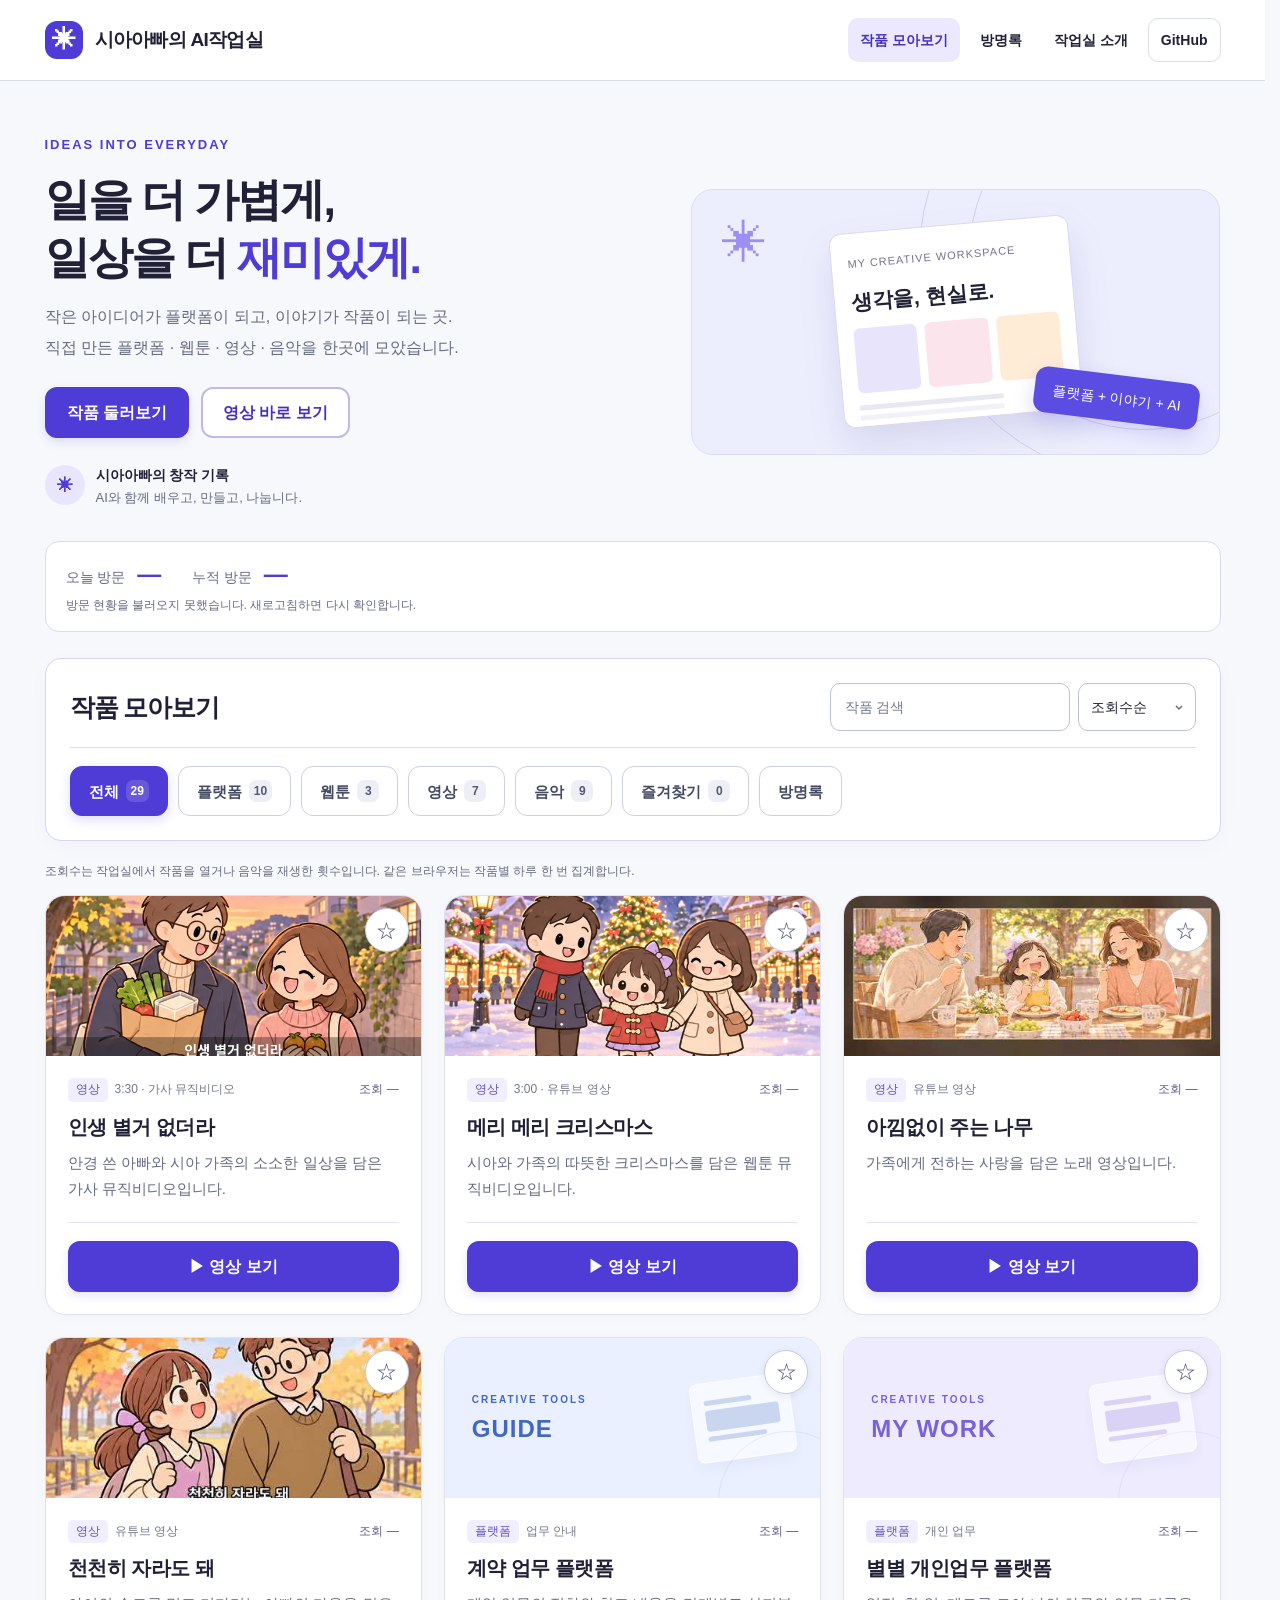
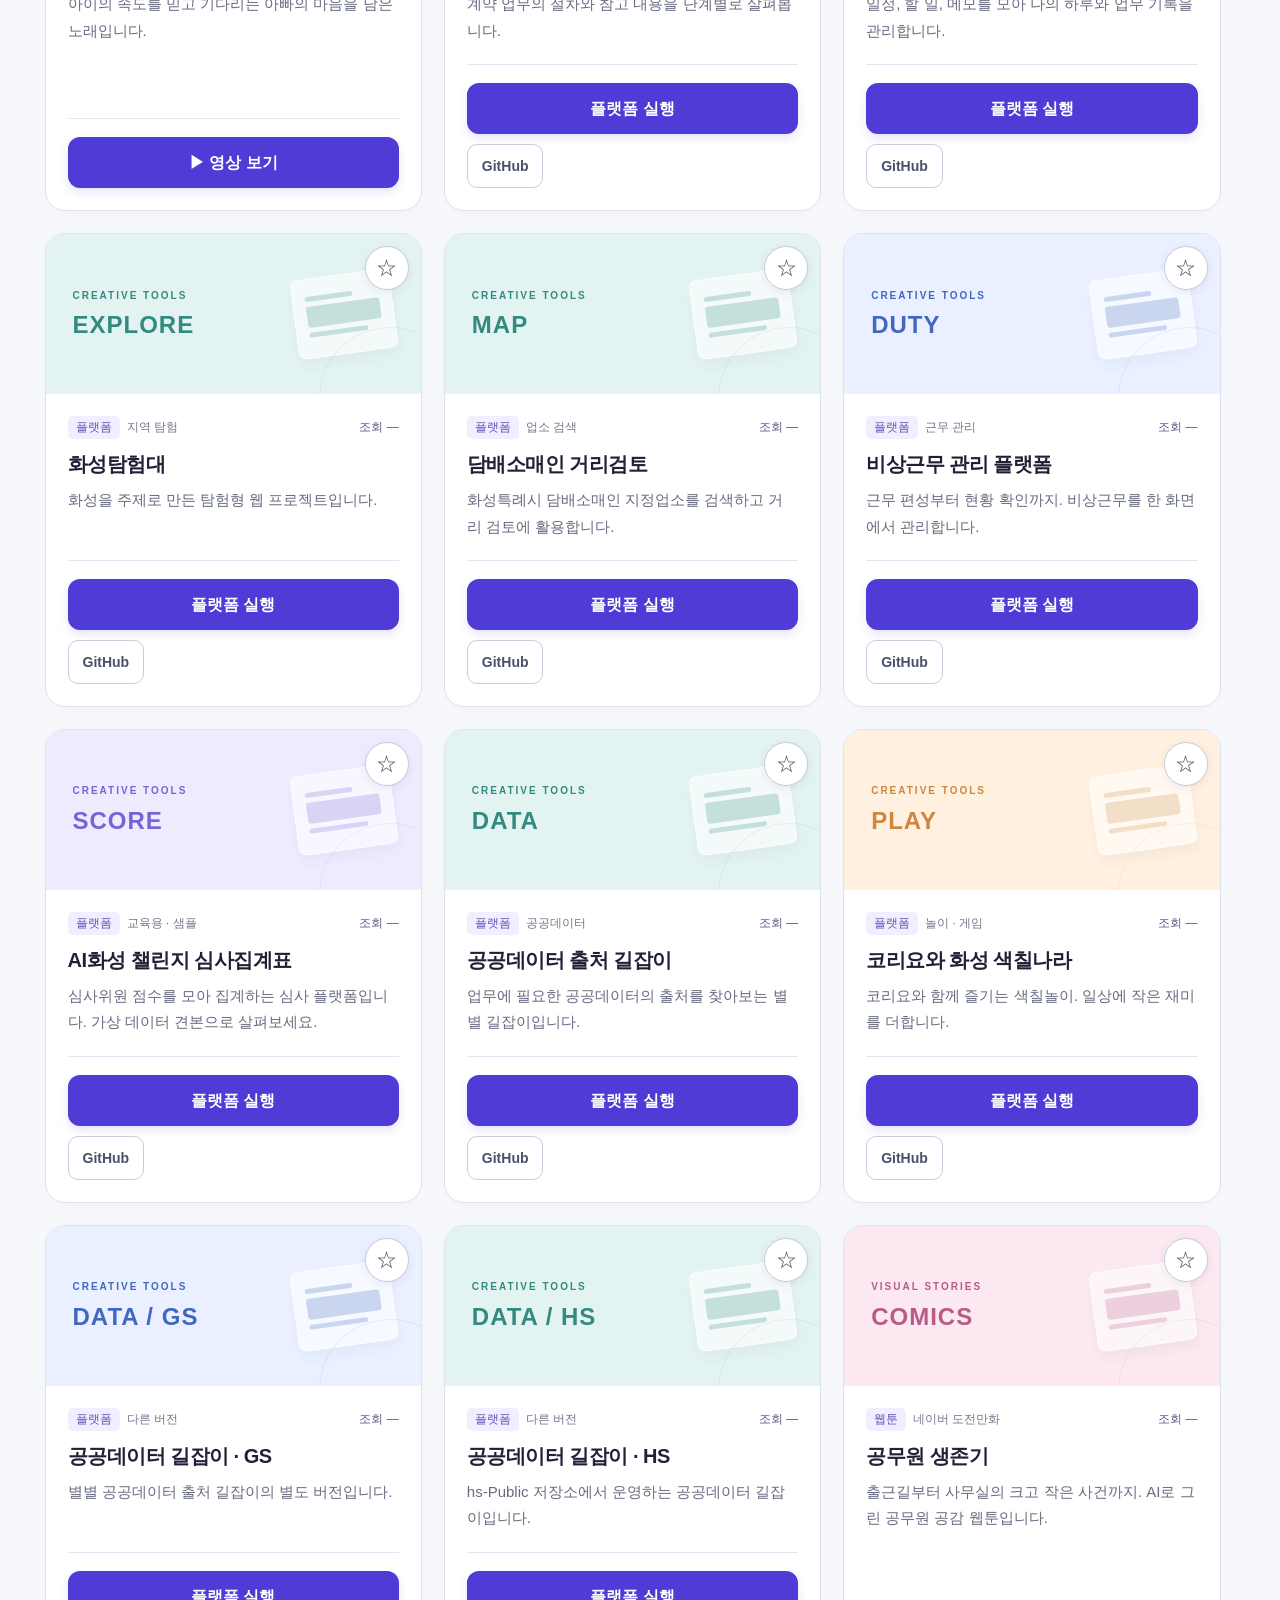
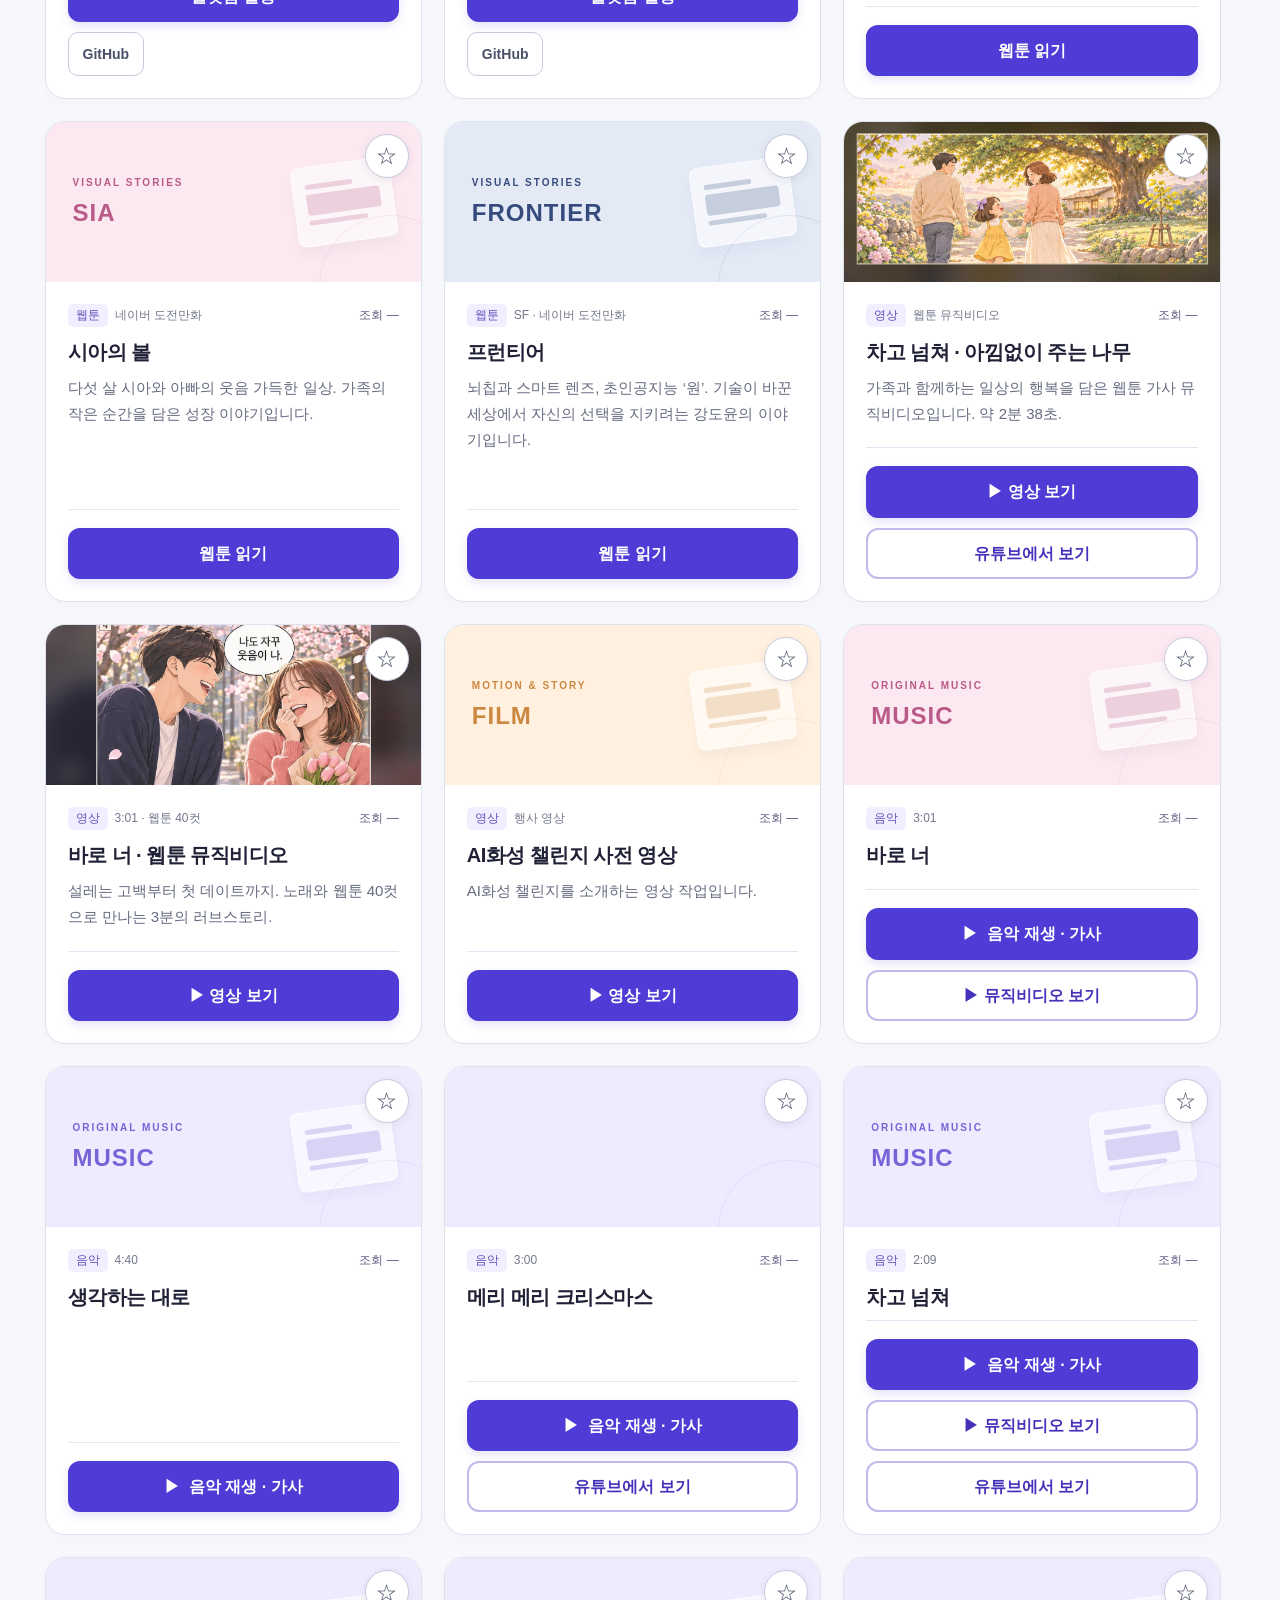
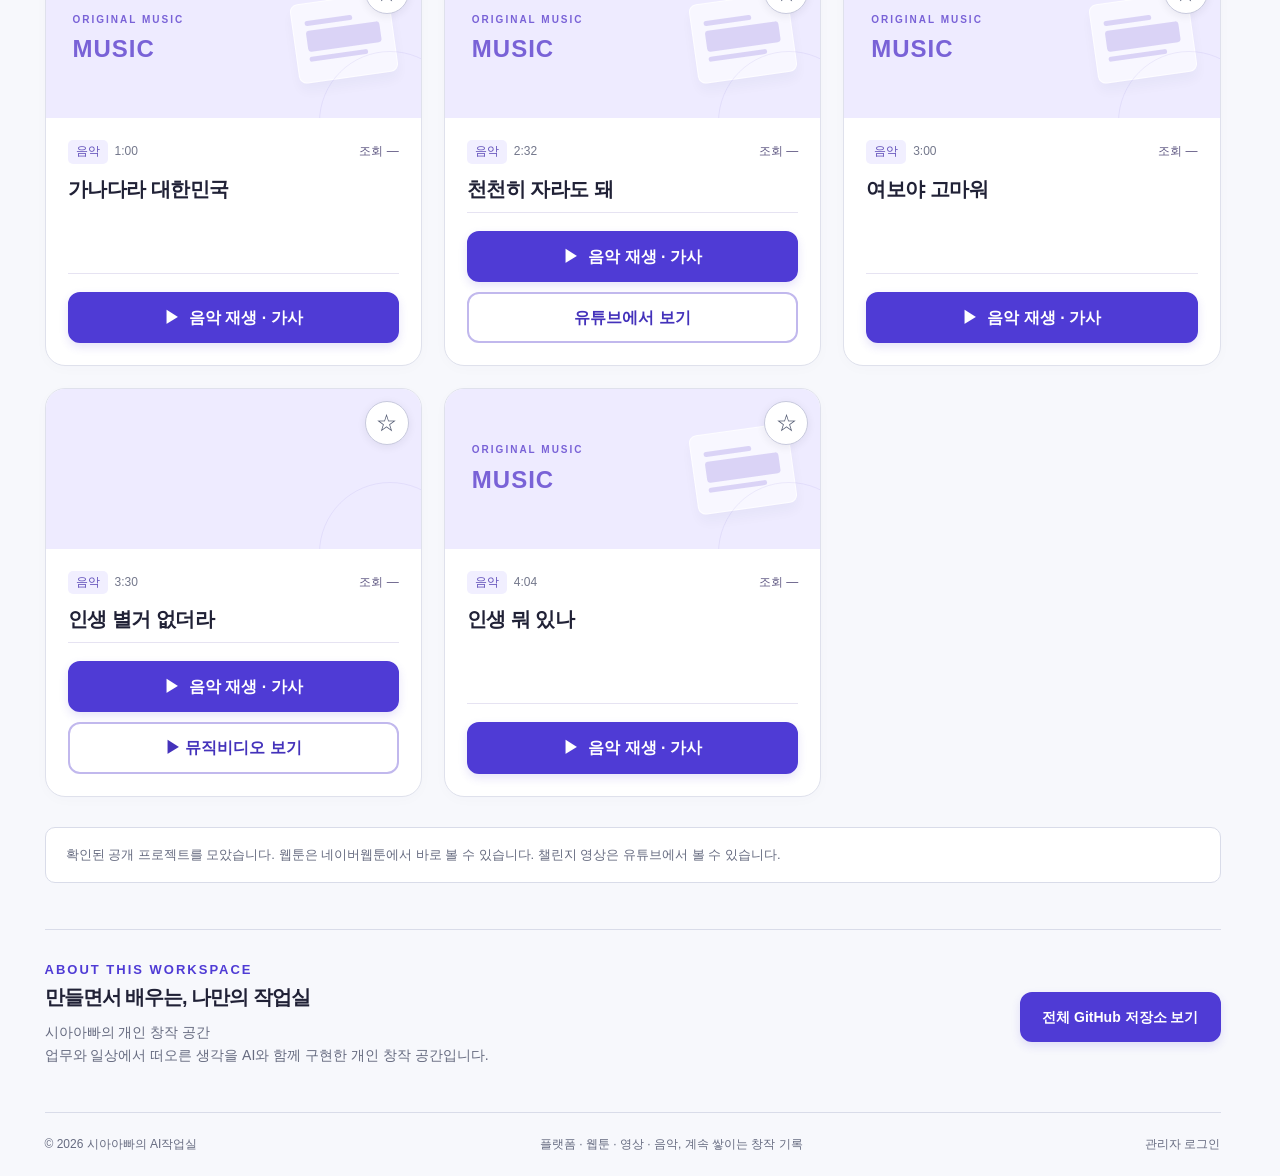
<file: index.html>
<!doctype html>
<html lang="ko"><head><meta charset="utf-8"><meta http-equiv="Content-Security-Policy" content="default-src 'none'; script-src 'self'; style-src 'self'; connect-src https://sbnjodqxvwgqgdnzcziz.supabase.co; img-src 'self' data:; media-src 'self'; base-uri 'none'; form-action 'none'; object-src 'none'; upgrade-insecure-requests"><meta name="referrer" content="no-referrer"><meta name="viewport" content="width=device-width,initial-scale=1"><title>시아아빠의 AI작업실</title><meta name="description" content="시아아빠가 만든 플랫폼, 웹툰, 영상. 일과 일상에서 시작한 아이디어를 한곳에서 만나보세요."><meta name="theme-color" content="#5b4ce2"><link rel="stylesheet" href="assets/app/site.css?v=buttons-20261128"><script defer src="assets/app/site.js?v=life-lyrics-20261128"></script></head><body><a class="skip" href="#collection">작품 목록으로 건너뛰기</a>
<header><div class="wrap bar"><a class="brand" href="#top"><span class="logo" aria-hidden="true">✳</span>시아아빠의 AI작업실</a><nav class="nav" aria-label="주 메뉴"><a href="#collection">작품 모아보기</a><a href="#guestbook">방명록</a><a class="nav-about" href="#about">작업실 소개</a><a class="github" href="https://github.com/tkooya-09" target="_blank" rel="noopener noreferrer">GitHub</a></nav></div></header>
<main id="top" class="wrap"><section class="hero" aria-labelledby="hero-title"><div><div class="eyebrow">IDEAS INTO EVERYDAY</div><h1 id="hero-title">일을 더 가볍게,<br>일상을 더 <em>재미있게.</em></h1><p class="intro">작은 아이디어가 플랫폼이 되고, 이야기가 작품이 되는 곳.<br>직접 만든 플랫폼 · 웹툰 · 영상 · 음악을 한곳에 모았습니다.</p><div class="hero-actions"><a class="action" href="#collection">작품 둘러보기</a><a class="action action-secondary" href="#video">영상 바로 보기</a></div><div class="owner"><span class="avatar" aria-hidden="true">✳</span><div><strong>시아아빠의 창작 기록</strong><small>AI와 함께 배우고, 만들고, 나눕니다.</small></div></div></div><div class="hero-art" aria-hidden="true"><span class="orbit"></span><span class="orbit second"></span><span class="art-star">✳</span><div class="art-window"><small>MY CREATIVE WORKSPACE</small><div class="art-title">생각을, 현실로.</div><div class="art-blocks"><i></i><i></i><i></i></div><div class="art-lines"></div></div><div class="art-badge">플랫폼 + 이야기 + AI</div></div></section>
<section class="visitor-summary" aria-label="방문 현황"><div class="visitor-numbers"><span>오늘 방문 <strong id="visit-today">—</strong></span><span>누적 방문 <strong id="visit-total">—</strong></span></div><p id="visit-summary-note">방문 현황을 불러오는 중입니다.</p></section>
<section id="collection" aria-labelledby="collection-title"><div class="catalog-panel"><div class="catalog-head"><h2 id="collection-title">작품 모아보기</h2><p id="guest-intro" hidden>작품에 대한 생각을 편하게 남겨 주세요.</p><div class="inputs" id="catalog-inputs"><label class="sr" for="search">작품 검색</label><input id="search" class="search" type="search" placeholder="작품 검색"><label class="sr" for="sort">정렬 방식</label><select id="sort"><option value="popular">조회수순</option><option value="curated">기본순</option><option value="title">이름순</option><option value="linked">바로 열기순</option></select></div></div><div class="tabs" role="group" aria-label="작품 분류 및 방명록"><button class="tab on" data-type="all" aria-pressed="true">전체</button><button class="tab" data-type="platform" aria-pressed="false">플랫폼</button><button class="tab" data-type="webtoon" aria-pressed="false">웹툰</button><button class="tab" data-type="video" aria-pressed="false">영상</button><button class="tab" data-type="music" aria-pressed="false">음악</button><button class="tab" data-type="favorites" aria-pressed="false">즐겨찾기</button><button class="tab" data-type="guestbook" aria-pressed="false" aria-controls="guestbook">방명록</button></div></div><div id="catalog-content"><p class="ranking-note">조회수는 작업실에서 작품을 열거나 음악을 재생한 횟수입니다. 같은 브라우저는 작품별 하루 한 번 집계합니다.</p><div id="results" class="catalog-status" role="status" aria-live="polite"></div><section id="song-player" hidden aria-label="음악 재생기"><strong id="song-title"></strong><audio id="audio" controls preload="none"></audio><details id="lyrics-panel"><summary>가사</summary><div id="song-lyrics"></div></details></section><div id="grid" class="grid"></div><noscript><p>작품 검색과 목록 표시를 위해 JavaScript를 켜주세요. <a href="https://github.com/tkooya-09?tab=repositories">GitHub에서 작품 저장소 보기</a></p></noscript><div class="collection-note"><span id="sync">확인된 공개 프로젝트를 모았습니다.</span> 웹툰은 네이버웹툰에서 바로 볼 수 있습니다. 챌린지 영상은 유튜브에서 볼 수 있습니다.</div></div>
<section id="guestbook" hidden aria-labelledby="guest-heading">
<div class="guest-header"><h2 id="guest-heading">방명록</h2><div id="visit-count" title="한국 시간 기준, 같은 브라우저는 하루 한 번 집계">오늘 방문 — · 누적 방문 —</div></div>
<form id="guest-form"><label>닉네임<input name="nickname" maxlength="16" required placeholder="닉네임"></label><label>한마디<input name="message" maxlength="160" required placeholder="공개할 한마디를 남겨 주세요 (160자 이내)"></label><button type="submit">글 남기기</button></form>
<p role="status" id="guest-status"></p><ul id="guest-list"></ul></section></section>
<section id="about" class="about"><div><div class="eyebrow">ABOUT THIS WORKSPACE</div><h2>만들면서 배우는, 나만의 작업실</h2><p>시아아빠의 개인 창작 공간<br>업무와 일상에서 떠오른 생각을 AI와 함께 구현한 개인 창작 공간입니다.</p></div><a class="action" href="https://github.com/tkooya-09?tab=repositories" target="_blank" rel="noopener noreferrer">전체 GitHub 저장소 보기</a></section><footer class="footer"><span>© 2026 시아아빠의 AI작업실</span><span>플랫폼 · 웹툰 · 영상 · 음악, 계속 쌓이는 창작 기록</span><a href="admin.html">관리자 로그인</a></footer></main><div id="notice" role="status"></div>
</body></html>
</file>
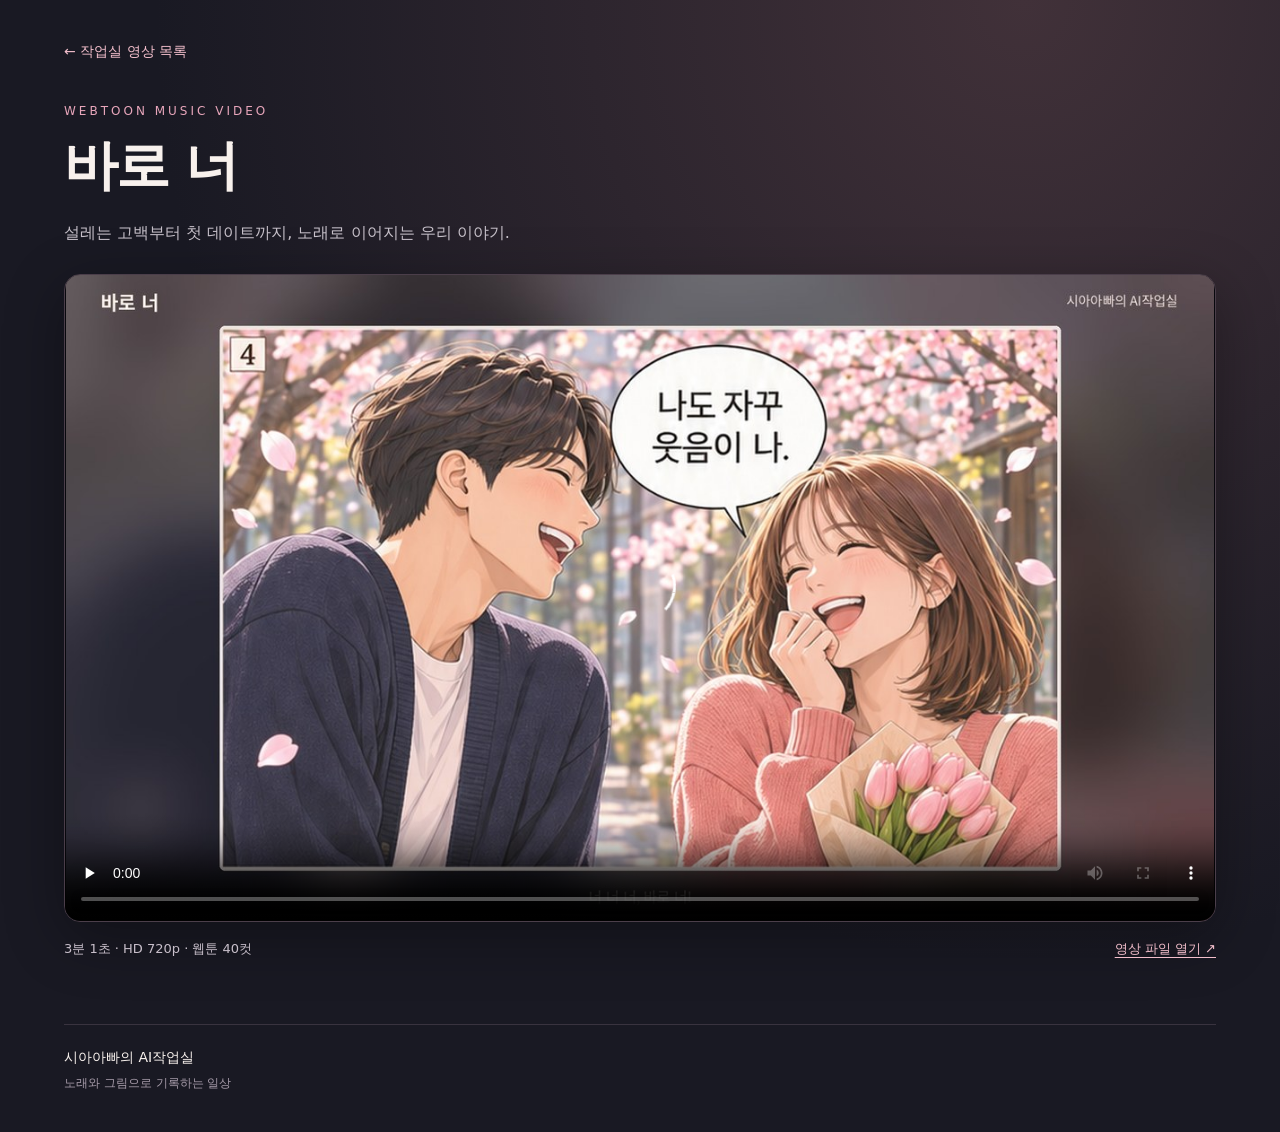
<file: videos/just-you/index.html>
<!doctype html>
<html lang="ko">
<head>
<meta charset="utf-8">
<meta http-equiv="Content-Security-Policy" content="default-src 'none'; script-src 'self'; style-src 'self'; img-src 'self'; media-src 'self'; base-uri 'none'; object-src 'none'; form-action 'none'; upgrade-insecure-requests">
<meta name="viewport" content="width=device-width,initial-scale=1">
<meta name="referrer" content="no-referrer">
<meta name="theme-color" content="#191923">
<title>바로 너 · 웹툰 뮤직비디오 | 시아아빠의 AI작업실</title>
<meta name="description" content="설레는 고백부터 첫 데이트까지. 바로 너 노래와 웹툰 40컷으로 만나는 3분의 러브스토리.">
<meta property="og:title" content="바로 너 · 웹툰 뮤직비디오">
<meta property="og:description" content="설레는 고백부터 첫 데이트까지, 노래와 웹툰 40컷을 함께 만나보세요.">
<meta property="og:image" content="https://tkooya-09.github.io/assets/video/just-you-poster.jpg">
<meta property="og:url" content="https://tkooya-09.github.io/videos/just-you/">
<meta property="og:type" content="video.other">
<link rel="stylesheet" href="../../assets/app/video.css">
<script defer src="../../assets/app/video.js"></script>
</head>
<body><main>
<a class="back" href="../../#video">← 작업실 영상 목록</a>
<div class="heading"><p class="eyebrow">WEBTOON MUSIC VIDEO</p><h1>바로 너</h1><p>설레는 고백부터 첫 데이트까지, 노래로 이어지는 우리 이야기.</p></div>
<div class="player"><video id="video" controls playsinline preload="none" poster="../../assets/video/just-you-poster.jpg" aria-label="바로 너 웹툰 뮤직비디오"><source src="../../assets/video/just-you-webtoon.mp4" type="video/mp4">이 브라우저에서는 영상을 재생할 수 없습니다. 아래 영상 파일 열기를 이용해 주세요.</video></div>
<p id="playback-status" role="status"></p>
<div class="details"><span>3분 1초 · HD 720p · 웹툰 40컷</span><a href="../../assets/video/just-you-webtoon.mp4">영상 파일 열기 ↗</a></div>
<footer>시아아빠의 AI작업실 <span>노래와 그림으로 기록하는 일상</span></footer>
</main></body></html>
</file>
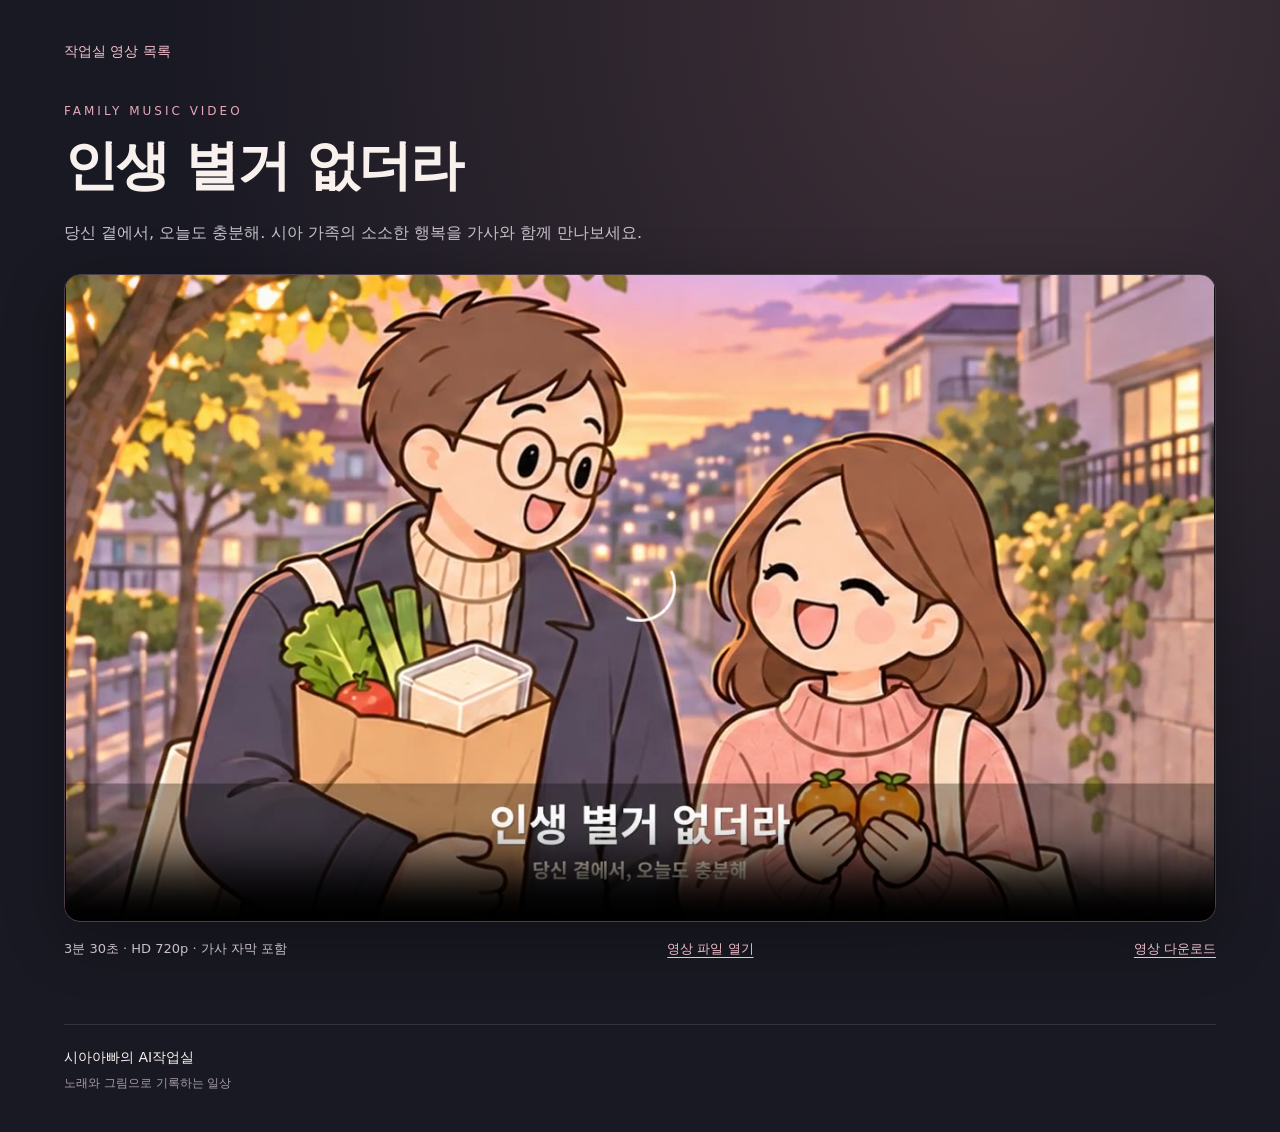
<file: videos/life/index.html>
<!doctype html>
<html lang="ko">
<head>
<meta charset="utf-8">
<meta http-equiv="Content-Security-Policy" content="default-src 'none'; script-src 'self'; style-src 'self'; img-src 'self'; media-src 'self'; base-uri 'none'; object-src 'none'; form-action 'none'; upgrade-insecure-requests">
<meta name="viewport" content="width=device-width,initial-scale=1">
<meta name="referrer" content="no-referrer">
<meta name="theme-color" content="#191923">
<title>인생 별거 없더라 · 가사 뮤직비디오 | 시아아빠의 AI작업실</title>
<meta name="description" content="안경 쓴 아빠와 시아 가족의 따뜻한 일상. 전체 노래와 가사 자막을 함께 감상하세요.">
<meta property="og:title" content="인생 별거 없더라 · 가사 뮤직비디오">
<meta property="og:description" content="당신 곁에서, 오늘도 충분해. 시아 가족의 소소한 행복을 담은 노래 영상입니다.">
<meta property="og:image" content="https://tkooya-09.github.io/assets/video/life-poster.jpg">
<meta property="og:url" content="https://tkooya-09.github.io/videos/life/">
<meta property="og:type" content="video.other">
<link rel="stylesheet" href="../../assets/app/video.css">
<script defer src="../../assets/app/video.js"></script>
</head>
<body><main>
<a class="back" href="../../#video">작업실 영상 목록</a>
<div class="heading"><p class="eyebrow">FAMILY MUSIC VIDEO</p><h1>인생 별거 없더라</h1><p>당신 곁에서, 오늘도 충분해. 시아 가족의 소소한 행복을 가사와 함께 만나보세요.</p></div>
<div class="player"><video id="video" controls playsinline preload="none" poster="../../assets/video/life-poster.jpg" aria-label="인생 별거 없더라 가사 뮤직비디오"><source src="../../assets/video/life-lyrics.mp4" type="video/mp4">이 브라우저에서는 영상을 재생할 수 없습니다. 아래 영상 파일 열기를 이용해 주세요.</video></div>
<p id="playback-status" role="status"></p>
<div class="details"><span>3분 30초 · HD 720p · 가사 자막 포함</span><a href="../../assets/video/life-lyrics.mp4">영상 파일 열기</a><a href="../../assets/video/life-lyrics.mp4" download="인생별거없더라_가사영상.mp4">영상 다운로드</a></div>
<footer>시아아빠의 AI작업실 <span>노래와 그림으로 기록하는 일상</span></footer>
</main></body></html>
</file>
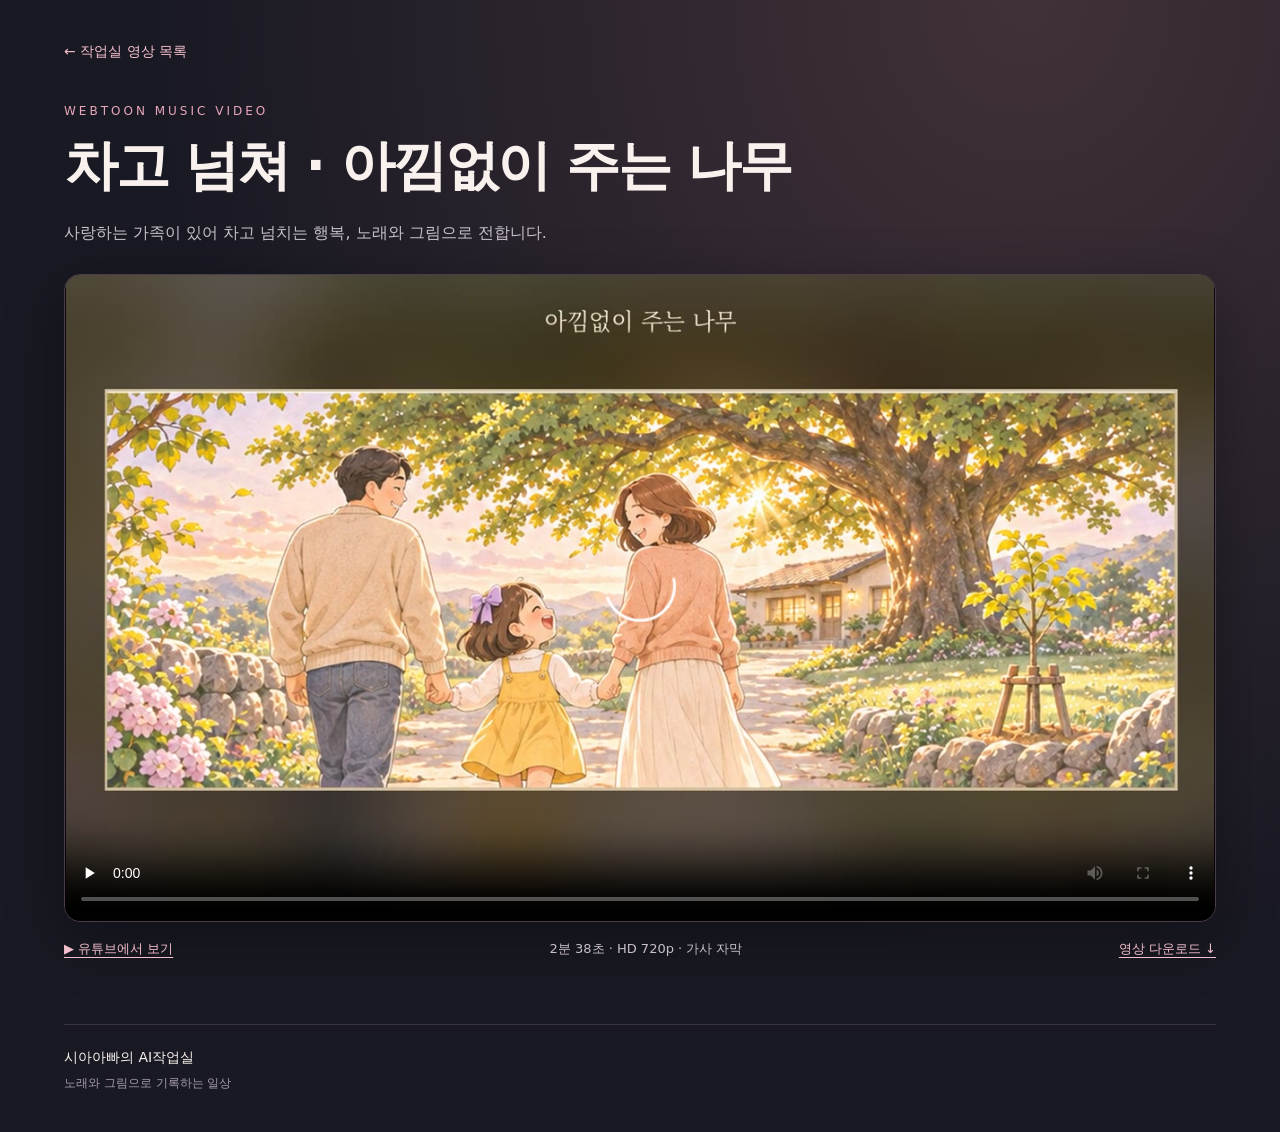
<file: videos/overflowing/index.html>
<!doctype html>
<html lang="ko">
<head>
<meta charset="utf-8">
<meta http-equiv="Content-Security-Policy" content="default-src 'none'; script-src 'self'; style-src 'self'; img-src 'self'; media-src 'self'; base-uri 'none'; object-src 'none'; form-action 'none'; upgrade-insecure-requests">
<meta name="viewport" content="width=device-width,initial-scale=1">
<meta name="referrer" content="no-referrer">
<meta name="theme-color" content="#191923">
<title>차고 넘쳐 · 아낌없이 주는 나무 · 웹툰 뮤직비디오 | 시아아빠의 AI작업실</title>
<meta name="description" content="가족과 함께하는 일상의 행복을 노래와 웹툰, 가사 자막으로 담은 뮤직비디오.">
<meta property="og:title" content="차고 넘쳐 · 아낌없이 주는 나무 · 웹툰 뮤직비디오">
<meta property="og:description" content="가족과 함께하는 일상의 행복을 노래와 웹툰으로 만나보세요.">
<meta property="og:image" content="https://tkooya-09.github.io/assets/video/overflowing-poster.jpg">
<meta property="og:url" content="https://tkooya-09.github.io/videos/overflowing/">
<meta property="og:type" content="video.other">
<link rel="stylesheet" href="../../assets/app/video.css">
<script defer src="../../assets/app/video.js"></script>
</head>
<body><main>
<a class="back" href="../../#video">← 작업실 영상 목록</a>
<div class="heading"><p class="eyebrow">WEBTOON MUSIC VIDEO</p><h1>차고 넘쳐 · 아낌없이 주는 나무</h1><p>사랑하는 가족이 있어 차고 넘치는 행복, 노래와 그림으로 전합니다.</p></div>
<div class="player"><video id="video" controls playsinline preload="none" poster="../../assets/video/overflowing-poster.jpg" aria-label="차고 넘쳐 · 아낌없이 주는 나무 웹툰 뮤직비디오"><source src="../../assets/video/overflowing-webtoon.mp4" type="video/mp4">이 브라우저에서는 영상을 재생할 수 없습니다. 아래 영상 파일 열기를 이용해 주세요.</video></div>
<p id="playback-status" role="status"></p>
<div class="details"><a href="https://www.youtube.com/watch?v=FYp2ZVP5x_U" target="_blank" rel="noopener noreferrer">▶ 유튜브에서 보기</a><span>2분 38초 · HD 720p · 가사 자막</span><a href="../../assets/video/overflowing-webtoon.mp4" download="차고넘쳐_웹툰_뮤직비디오.mp4">영상 다운로드 ↓</a></div>
<footer>시아아빠의 AI작업실 <span>노래와 그림으로 기록하는 일상</span></footer>
</main></body></html>
</file>
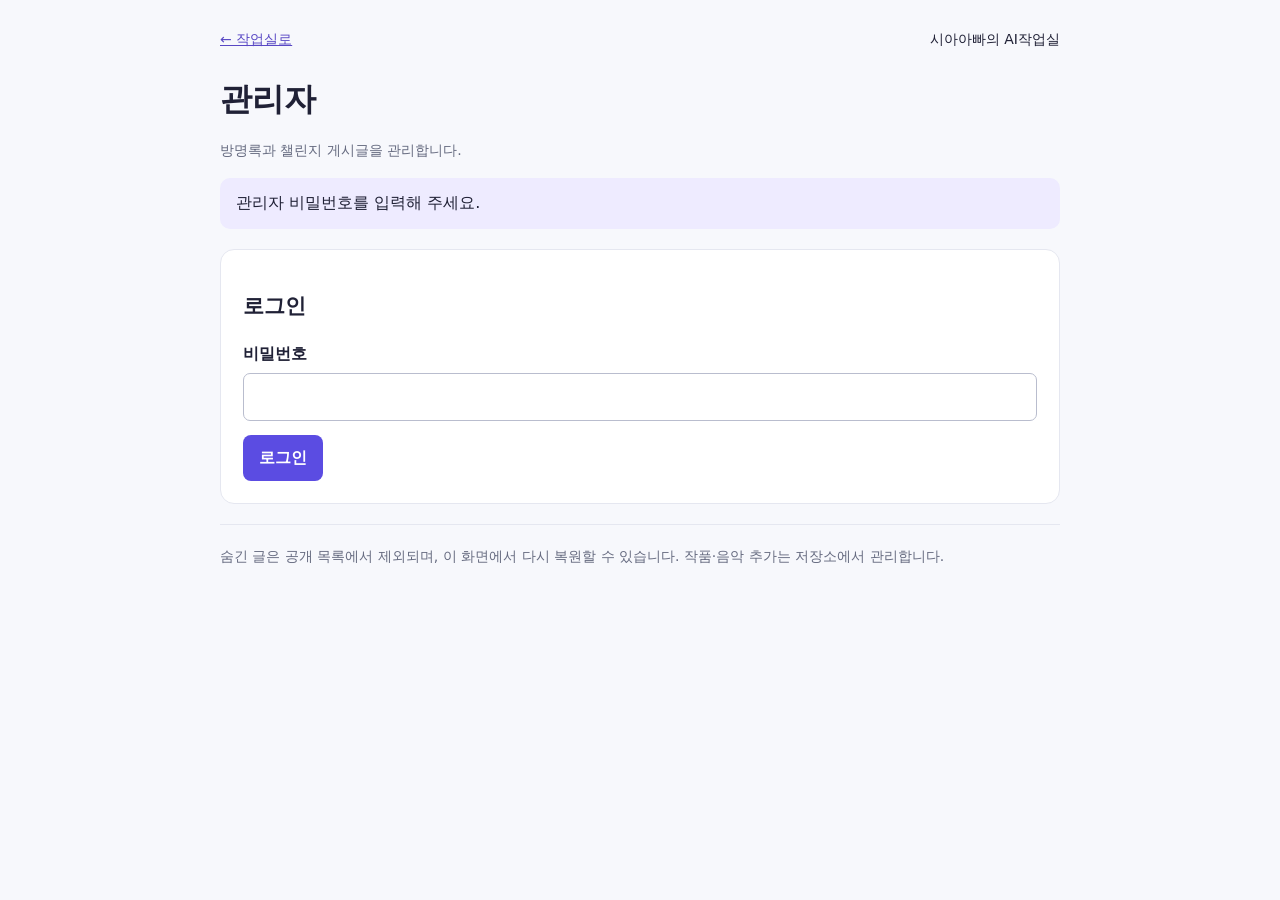
<file: admin.html>
<!doctype html><html lang="ko"><head><meta charset="utf-8"><meta name="viewport" content="width=device-width,initial-scale=1"><meta name="robots" content="noindex,nofollow"><meta name="referrer" content="no-referrer"><meta http-equiv="Content-Security-Policy" content="default-src 'none'; script-src 'self'; style-src 'self'; connect-src https://sbnjodqxvwgqgdnzcziz.supabase.co; img-src 'self' data:; base-uri 'none'; form-action 'none'; object-src 'none'; upgrade-insecure-requests"><title>관리자 · 시아아빠의 AI작업실</title><link rel="stylesheet" href="assets/app/admin.css"><script type="module" src="assets/app/admin.js"></script></head><body><main>
<header><a href="./">← 작업실로</a><span>시아아빠의 AI작업실</span></header><h1>관리자</h1><p class="muted">방명록과 챌린지 게시글을 관리합니다.</p>
<p id="status" role="status" aria-live="polite">관리자 비밀번호를 입력해 주세요.</p>
<section id="auth-panel"><h2>로그인</h2><form id="login-form"><label>비밀번호<input name="password" type="password" autocomplete="current-password" required maxlength="72"></label><button>로그인</button></form>
</section>

<nav id="session-panel" hidden><button id="reload" type="button">목록 새로고침</button><button id="logout" type="button" class="secondary">로그아웃</button><p class="muted">로그인은 이 탭에서만 유지되며, 10분 동안 사용하지 않거나 로그인 후 30분이 지나면 다시 로그인해야 합니다.</p></nav>
<section id="dashboard" hidden><h2>방명록 <small>최근 100건</small></h2><div id="notes"></div><h2>챌린지 게시글 <small>최근 100건</small></h2><div id="posts"></div></section>
<section id="edit-panel" hidden><h2>게시글 수정</h2><form id="edit-form"><input name="id" type="hidden"><label>제목<input name="title" required maxlength="200"></label><label>분류<input name="category" maxlength="40"></label><label>내용<textarea name="content" rows="10" maxlength="20000"></textarea></label><div class="actions"><button>저장</button><button id="cancel-edit" type="button" class="secondary">취소</button></div></form></section>
<footer>숨긴 글은 공개 목록에서 제외되며, 이 화면에서 다시 복원할 수 있습니다. 작품·음악 추가는 저장소에서 관리합니다.</footer>
</main></body></html>
</file>
<file: assets/app/site.css>
:root{--ink:#202136;--muted:#666b80;--line:#e5e7f0;--purple:#5b4ce2;--bg:#f7f8fc}*{box-sizing:border-box}html{scroll-behavior:smooth;scroll-padding-top:95px}body{margin:0;background:var(--bg);color:var(--ink);font:16px/1.6 Pretendard,'Apple SD Gothic Neo','Malgun Gothic',sans-serif}button,input,select{font:inherit}button,a,input,select{-webkit-tap-highlight-color:transparent}button,a{touch-action:manipulation}button{cursor:pointer}a{color:inherit;text-decoration:none}button:focus-visible,a:focus-visible,input:focus-visible,select:focus-visible,summary:focus-visible{outline:3px solid #897af1;outline-offset:4px}.wrap{max-width:1240px;margin:auto;padding:0 32px}.skip{position:fixed;top:-80px;left:10px;z-index:50;background:white;padding:12px}.skip:focus{top:10px}header{background:#fffffff2;border-bottom:1px solid var(--line);position:sticky;top:0;z-index:10;backdrop-filter:blur(12px)}.bar{height:80px;display:flex;align-items:center;justify-content:space-between;gap:20px}.brand{display:flex;align-items:center;gap:12px;font-size:19px;font-weight:800;letter-spacing:-.7px}.logo{width:38px;height:38px;border-radius:12px;background:var(--purple);color:white;display:grid;place-items:center;font-size:24px}.nav{display:flex;gap:28px;align-items:center;font-size:14px;font-weight:700}.nav a:hover{color:var(--purple)}.github{padding:8px 14px;border:1px solid var(--line);border-radius:9px}.hero{padding:54px 0 32px;display:grid;grid-template-columns:1.15fr 1fr;gap:38px;align-items:center}.eyebrow{font-size:13px;font-weight:800;letter-spacing:2px;color:var(--purple)}h1{font-size:clamp(32px,3.5vw,46px);line-height:1.3;letter-spacing:-2px;margin:14px 0 16px}h1 em{font-style:normal;color:var(--purple)}.intro{color:var(--muted);margin:0;line-height:1.9}.owner{display:flex;gap:11px;align-items:center;margin-top:24px}.avatar{width:40px;height:40px;background:#e9e5ff;border-radius:50%;display:grid;place-items:center;color:var(--purple);font-weight:800}.owner strong{font-size:14px}.owner small{display:block;font-size:13px;color:var(--muted)}.hero-art{height:266px;border:1px solid #dcdcf7;border-radius:22px;background:#edeefd;position:relative;overflow:hidden;padding:28px;display:flex;align-items:center;justify-content:center}.orbit{position:absolute;border:1px solid #d1cef2;border-radius:50%;width:350px;height:350px;right:-100px;top:-110px}.orbit.second{width:450px;height:450px;right:-150px;top:-160px}.art-window{position:relative;transform:rotate(-5deg);width:240px;background:#fff;border:1px solid #dcd9ee;box-shadow:0 18px 36px #41429220;border-radius:12px;padding:16px}.art-window small{font-size:11px;letter-spacing:1px;color:#78738b}.art-title{font-size:21px;font-weight:800;margin:10px 0}.art-blocks{display:flex;gap:8px}.art-blocks i{height:65px;flex:1;border-radius:6px;background:#e7e4fc}.art-blocks i:nth-child(2){background:#fce4ed}.art-blocks i:nth-child(3){background:#ffecd7}.art-lines{height:5px;width:70%;background:#e7e8f0;margin-top:12px;box-shadow:0 10px #f1f2f7}.art-badge{position:absolute;right:20px;bottom:32px;padding:12px 18px;border-radius:12px;background:#5b4ce2;color:white;transform:rotate(7deg);font-size:14px;box-shadow:0 8px 20px #5b4ce233}.art-star{position:absolute;left:30px;top:18px;color:#9c8ef2;font-size:45px}.section-head{display:flex;justify-content:space-between;align-items:end;gap:10px;margin-bottom:18px}h2{font-size:25px;letter-spacing:-1px;margin:0}.section-head p{font-size:14px;color:var(--muted);margin:4px 0 0}.tools{display:flex;align-items:center;justify-content:space-between;gap:16px;margin-bottom:20px;flex-wrap:wrap}.tabs{display:flex;gap:6px;flex-wrap:wrap}.tab{border:1px solid transparent;border-radius:9px;background:transparent;color:var(--muted);padding:9px 13px;font-size:14px;font-weight:700;min-height:42px}.tab.on{background:var(--ink);color:white}.tab .num{opacity:.7;margin-left:6px;font-size:12px}.inputs{display:flex;gap:8px}.search{background:white;border:1px solid var(--line);padding:10px 14px;border-radius:10px;width:240px;font-size:14px}select{appearance:none;border:1px solid var(--line);padding:10px 30px 10px 12px;border-radius:10px;background:white url("data:image/svg+xml,%3Csvg xmlns='http://www.w3.org/2000/svg' width='12' height='12' viewBox='0 0 12 12'%3E%3Cpath d='m3 5 3 3 3-3' fill='none' stroke='%23666b80' stroke-width='1.5'/%3E%3C/svg%3E") no-repeat right 10px center;font-size:14px;color:var(--ink)}.result{font-size:13px;color:var(--muted);margin:0 0 14px;display:flex;justify-content:space-between;gap:12px}.grid{display:grid;grid-template-columns:repeat(3,minmax(0,1fr));gap:22px}.card{border:1px solid var(--line);border-radius:15px;background:white;overflow:hidden;display:flex;flex-direction:column;transition:transform .2s,box-shadow .2s}.card:hover{transform:translateY(-4px);box-shadow:0 12px 30px #2523530c}.cover{height:160px;position:relative;overflow:hidden;background:var(--wash);color:var(--tone);display:flex;align-items:center;justify-content:space-between;padding:27px}.blue{--wash:#eaf0ff;--tone:#4267bf}.violet{--wash:#eeebff;--tone:#7962d7}.navy{--wash:#e4e9f6;--tone:#354b7b}.teal{--wash:#e3f3f1;--tone:#328a80}.orange{--wash:#fff0df;--tone:#cc8741}.pink{--wash:#fbe8f0;--tone:#b95a88}.cover-word{font-size:24px;font-weight:900;letter-spacing:1px;position:relative;z-index:1;max-width:62%;line-height:1.15}.cover-word small{display:block;font-size:10px;letter-spacing:2px;margin-bottom:10px;font-weight:600}.mini{width:100px;height:80px;border:1px solid #ffffffb3;background:#ffffff96;border-radius:8px;transform:rotate(-8deg);padding:12px;box-shadow:0 8px 12px #29315109;flex-shrink:0}.mini i{display:block;background:currentColor;opacity:.24;height:5px;width:65%;border-radius:3px;margin:5px 0}.mini i:nth-child(2){width:100%;height:21px}.mini i:nth-child(3){width:80%}.cover::after{content:'';position:absolute;width:140px;height:140px;border:1px solid currentColor;opacity:.1;border-radius:50%;right:-40px;bottom:-75px}.fav{position:absolute;right:12px;top:12px;width:34px;height:34px;background:#ffffffdb;border:1px solid #ffffff;border-radius:50%;color:#696c83;display:grid;place-items:center;font-size:21px;z-index:2}.fav[aria-pressed=true]{color:#5b4ce2;background:#fff}.card-body{padding:21px;display:flex;flex-direction:column;flex:1}.tags{display:flex;gap:7px;align-items:center;margin-bottom:11px;flex-wrap:wrap}.pill{font-size:12px;background:#f1efff;color:#6351bb;padding:2px 8px;border-radius:5px}.tag{font-size:12px;color:#73778b}.card h3{font-size:19px;line-height:1.45;letter-spacing:-.5px;margin:0 0 8px}.desc{font-size:14px;line-height:1.75;color:var(--muted);margin:0 0 20px}.actions{display:flex;align-items:center;justify-content:space-between;gap:10px;margin-top:auto;padding-top:15px;border-top:1px solid #eff0f6}.action{padding:7px 12px;border:1px solid #e3def8;background:#f6f4ff;color:#5b4bb7;border-radius:7px;font-size:13px;font-weight:700}.action:hover{background:#ebe6ff}.source{font-size:12px;color:var(--muted);text-decoration:underline;text-underline-offset:3px}.pending{font-size:13px;color:#777b8d;display:flex;gap:6px;align-items:center}.pending::before{content:'';width:6px;height:6px;background:#b6bac8;border-radius:50%}details{font-size:13px;color:var(--muted);margin-bottom:16px}summary{cursor:pointer;padding:4px 0}ol{padding-left:24px;line-height:2}.empty{grid-column:1/-1;padding:60px 20px;text-align:center;border:1px dashed #d4d1e7;border-radius:16px;background:white}.empty p{color:var(--muted)}.empty button{border:0;background:var(--purple);color:white;padding:9px 16px;border-radius:8px}.collection-note{margin:30px 0 46px;padding:17px 20px;border:1px solid var(--line);border-radius:10px;font-size:13px;color:var(--muted);background:#fff}.about{display:flex;justify-content:space-between;gap:30px;padding:30px 0;border-top:1px solid var(--line);align-items:center}.about h2{font-size:20px}.about p{font-size:14px;color:var(--muted);margin:8px 0}.about a{white-space:nowrap;font-size:14px}.footer{border-top:1px solid var(--line);padding:22px 0;margin-top:8px;font-size:12px;color:var(--muted);display:flex;justify-content:space-between;gap:16px}.sr{position:absolute;width:1px;height:1px;padding:0;overflow:hidden;clip:rect(0,0,0,0);white-space:nowrap}#notice{position:fixed;bottom:20px;left:50%;transform:translateX(-50%);z-index:20;background:#202136;color:#fff;border-radius:10px;padding:12px 20px;font-size:14px;max-width:90vw}#notice:empty{display:none}
@media(min-width:1400px){.wrap{max-width:1280px}}@media(max-width:950px){.grid{grid-template-columns:repeat(2,minmax(0,1fr))}.hero{gap:24px}.hero-art{height:250px}.inputs{flex:1}.search{width:100%}.hero h1{font-size:34px}.art-window{width:190px}}@media(max-width:640px){.wrap{padding:0 20px}.bar{height:68px}.brand{font-size:17px}.logo{width:32px;height:32px;font-size:22px}.nav{gap:12px}.nav .nav-about,.github{display:none}.hero{grid-template-columns:1fr;padding:32px 0 24px;gap:22px}.hero h1{font-size:35px}.hero-art{height:175px}.art-window{width:200px;padding:10px}.art-title{font-size:17px;margin:5px 0}.art-blocks i{height:40px}.art-badge{bottom:22px;right:28px}.intro{font-size:14px}.owner{margin-top:17px}.grid{grid-template-columns:1fr;gap:18px}.cover{height:145px}.tools{gap:12px}.tabs{gap:3px}.tab{padding:8px 10px}.inputs{width:100%;flex-basis:100%}.search{min-width:0;flex:1}.section-head p{font-size:13px}.about{display:block}.about a{display:inline-block;margin-top:12px}.footer{flex-direction:column;gap:4px}.result{font-size:12px}.collection-note{margin-bottom:28px}}@media(prefers-reduced-motion:reduce){html{scroll-behavior:auto}*{transition:none!important}}
.song-play{border:0;border-radius:50%;background:#eeeaff;color:#5140bf;width:40px;height:40px}#song-player:not([hidden]){display:flex;flex-wrap:wrap;align-items:center;gap:16px;padding:15px;background:white;border-radius:12px;margin-bottom:15px}#audio{max-width:100%}.song-select{display:inline-flex;align-items:center;gap:8px;background:transparent;padding:0;border:0;color:inherit;font:inherit;text-align:left}.song-play{display:inline-grid;place-items:center;flex:none}#lyrics-panel{flex-basis:100%;min-width:0}#lyrics-panel summary{cursor:pointer;font-weight:700}#song-lyrics{white-space:pre-wrap;line-height:1.85;margin:.6rem 0;max-height:45vh;overflow:auto}
#collection{padding-top:4px}.catalog-panel{background:white;border:1px solid var(--line);border-radius:16px;padding:clamp(14px,2.4vw,24px);margin-bottom:20px}
.catalog-head{display:flex;align-items:center;justify-content:space-between;gap:16px;margin-bottom:16px}
#collection .tabs{display:flex;gap:6px;flex-wrap:wrap;border-top:1px solid var(--line);padding-top:12px;margin:0}
#collection .tab{border:1px solid transparent;border-radius:9px;padding:8px 12px;background:transparent}
#collection .tab:hover{color:var(--purple)}
#collection .tab.on{color:white;background:var(--purple)}
.catalog-status{font-size:14px;color:var(--muted)}
.catalog-status:not(:empty){margin:-7px 0 14px}
@media(max-width:680px){
 .catalog-head{display:grid;gap:10px}
 .catalog-head .inputs{display:flex;width:100%}
 .catalog-head .search{flex:1;min-width:0;width:auto}
 #collection .tabs{display:grid;grid-template-columns:repeat(3,minmax(0,1fr));gap:4px}
 #collection .tab{padding:9px 8px}
}
.song-select{flex-wrap:wrap}.song-select .song-play{width:auto;height:auto;border-radius:16px;padding:4px 10px;font:600 12px/1.6 inherit;font-size:12px}
[hidden]{display:none!important}
#guestbook{margin:0 0 28px;padding:24px;border:1px solid var(--line);border-radius:16px;background:white}.guest-header,#guest-form{display:flex;align-items:center;gap:14px}.guest-header{justify-content:space-between;flex-wrap:wrap;margin-bottom:16px}#visit-count{font-size:14px;color:var(--muted)}#guest-form{align-items:flex-end}#guest-form label{font-size:13px;font-weight:700}#guest-form label:nth-child(2){flex:1}#guest-form input{display:block;width:100%;margin-top:4px;padding:10px;border:1px solid var(--line);border-radius:8px;font:inherit}#guest-form button{padding:10px 16px;border:0;border-radius:8px;background:var(--purple);color:white;font-weight:700}#guest-status{font-size:14px;color:var(--muted)}#guest-list{list-style:none;padding:0;margin:0}#guest-list li{padding:12px 0;border-top:1px solid var(--line);overflow-wrap:anywhere}#guest-list time{margin-left:12px;font-size:12px;color:var(--muted)}#guest-list p{margin:4px 0 0}@media(max-width:680px){#guest-form{display:grid}#guestbook{padding:16px}.nav{gap:8px}}

#guest-intro{margin:0;min-height:46px;display:flex;align-items:center;font-size:13px;line-height:1.6;color:var(--muted)}
/* Keep narrow screens within the viewport and touch controls steady. */
html{overflow-x:clip;scrollbar-gutter:stable;-webkit-text-size-adjust:100%;text-size-adjust:100%}
body{overflow-x:clip}
.wrap,.bar,.brand,.nav,.hero>*,.catalog-head,.inputs,.card,.card-body,.actions,#guest-form>*,#song-player>*{min-width:0}
.logo,.avatar{flex-shrink:0}
img,video,iframe{max-width:100%}
.card h3,.desc,.song-select,#song-lyrics,.about p{overflow-wrap:anywhere}
.actions{flex-wrap:wrap}
@media(hover:none),(pointer:coarse){
 .card{transition:none}
 .card:hover{transform:none;box-shadow:none}
}
@media(max-width:680px){
 html{scroll-behavior:auto;scroll-padding-top:126px;scrollbar-gutter:auto;overscroll-behavior-x:none}
 body{overscroll-behavior-x:none}
 .wrap{width:100%;padding-inline:16px}
 header{background:#fff;backdrop-filter:none}
 .bar{height:auto;min-height:112px;display:flex;flex-direction:column;align-items:stretch;justify-content:center;gap:8px;padding-top:10px;padding-bottom:10px}
 .brand{align-self:center;gap:9px;font-size:18px;line-height:1.4;white-space:nowrap}
 .logo{width:32px;height:32px;font-size:22px}
 .nav{display:grid;grid-template-columns:repeat(2,minmax(0,1fr));gap:8px;width:100%}
 .nav .nav-about,.nav .github{display:none}
 .nav a{display:flex;align-items:center;justify-content:center;min-height:44px;border-radius:10px;background:#f5f3ff;color:#5545b7;font-size:14px;white-space:nowrap}
 .nav a[aria-current="page"]{background:#5b4ce2;color:white}
 .hero{grid-template-columns:minmax(0,1fr);padding:26px 0 24px;gap:20px}
 .hero h1{font-size:clamp(28px,8.4vw,35px);letter-spacing:-1.4px;margin:10px 0 12px}
 .eyebrow{font-size:11px;letter-spacing:1.5px}
 .intro{font-size:14px;line-height:1.8;overflow-wrap:anywhere}
 .owner{margin-top:16px}
 .hero-art{display:none}
 #collection{min-height:calc(100svh - 126px)}
 .catalog-panel{padding:14px;border-radius:16px;margin-bottom:16px}
 .catalog-head{display:grid;grid-template-columns:minmax(0,1fr);gap:12px;margin-bottom:14px}
 .catalog-head h2{font-size:21px;line-height:1.4}
 .catalog-head #guest-intro{height:48px;min-height:48px}
 .catalog-head .inputs{height:48px;min-height:48px;display:grid;grid-template-columns:minmax(0,1fr) 112px;width:100%;gap:8px}
 .catalog-head .search{width:100%;min-width:0}
 .search,#sort,#guest-form input{font-size:16px;min-height:46px}
 #sort{width:100%;min-width:0;padding-left:10px}
 #collection .tabs{display:grid;grid-template-columns:repeat(4,minmax(0,1fr));gap:6px;padding-top:12px}
 #collection .tab{min-width:0;min-height:46px;padding:8px 3px;font-size:13px;white-space:nowrap;line-height:1.3;background:#f6f7fb}
 #collection .tab .num{margin-left:3px;font-size:11px;font-variant-numeric:tabular-nums}
 #collection .tab[data-type="guestbook"]{grid-column:span 2}
 #collection .tab.on{background:var(--purple)}
 .grid{grid-template-columns:minmax(0,1fr);gap:16px}
 .cover{height:120px;padding:20px}
 .cover-word{font-size:22px;max-width:65%;overflow-wrap:anywhere}
 .mini{width:78px;height:65px;padding:9px}
 .fav{width:44px;height:44px;top:8px;right:8px}
 .card-body{padding:18px}
 .card h3{font-size:18px}
 .desc{margin-bottom:14px}
 .action,.source{display:inline-flex;align-items:center;justify-content:center;min-height:44px}
 .song-select{width:100%;min-height:44px;gap:8px}
 .song-select .song-play{min-height:32px}
 #song-player:not([hidden]){gap:12px;padding:16px}
 #audio{width:100%;min-width:0}
 #lyrics-panel summary{min-height:44px;display:flex;align-items:center}
 #guestbook{padding:16px;margin-bottom:24px}
 .guest-header{gap:8px}
 #visit-count{font-size:13px;min-height:21px;font-variant-numeric:tabular-nums}
 #guest-form{display:grid;grid-template-columns:minmax(0,1fr);gap:12px}
 #guest-form label{min-width:0}
 #guest-form input{min-width:0;max-width:100%;padding:12px}
 #guest-form button{width:100%;min-height:46px;font-size:16px}
 #guest-status{min-height:22px}
 .collection-note{margin:20px 0 28px;padding:14px;line-height:1.8}
 .about{display:block;padding:24px 0}
 .about a{white-space:normal;margin-top:12px}
 .footer{flex-direction:column;gap:6px;line-height:1.7;overflow-wrap:anywhere}
}
@media(max-width:359px){
 .wrap{padding-inline:12px}
 .catalog-panel{padding:12px}
 .brand{font-size:17px}
 #collection .tabs{grid-template-columns:repeat(3,minmax(0,1fr))}
 #collection .tab[data-type="guestbook"]{grid-column:1/-1}
}


.visitor-summary{margin:0 0 22px;padding:16px 20px;border:1px solid var(--line);border-radius:14px;background:#fff}
.visitor-numbers{display:flex;align-items:center;flex-wrap:wrap;gap:12px 28px;font-size:14px;color:var(--muted)}
.visitor-numbers strong{display:inline-block;min-width:2ch;margin-left:8px;color:var(--purple);font-size:24px;line-height:1.3;font-variant-numeric:tabular-nums}
#visit-summary-note{font-size:12px;color:var(--muted);margin:7px 0 0;overflow-wrap:anywhere}
.view-count{margin-left:auto;font-size:12px;color:#625b85;font-variant-numeric:tabular-nums;white-space:nowrap}
.ranking-note{font-size:12px;line-height:1.7;color:var(--muted);margin:0 0 14px;overflow-wrap:anywhere}
@media(max-width:680px){.visitor-summary{padding:14px 16px;margin-bottom:16px}.visitor-numbers{display:grid;grid-template-columns:repeat(2,minmax(0,1fr));gap:10px;font-size:13px}.visitor-numbers strong{font-size:22px;margin-left:5px}}


.cover .video-poster{position:absolute;inset:0;width:100%;height:100%;object-fit:cover}.cover:has(.video-poster) .cover-word,.cover:has(.video-poster) .mini{visibility:hidden}.cover:has(.video-poster) .fav{z-index:1;background:white}


/* Clear primary actions and comfortable touch targets. */
:root{--purple:#4f3bd5;--ink:#202136;--line:#d9dce9}
.hero-actions{display:flex;flex-wrap:wrap;gap:12px;margin-top:24px}
.action{display:inline-flex;align-items:center;justify-content:center;gap:9px;min-height:50px;padding:12px 20px;border:2px solid var(--purple);border-radius:12px;background:var(--purple);color:#fff;font-size:16px;font-weight:800;line-height:1.45;text-align:center;box-shadow:0 4px 10px #4f3bd524;transition:background .18s,border-color .18s,box-shadow .18s}
.action:hover{background:#3925b4;border-color:#3925b4;color:#fff;box-shadow:0 6px 16px #4f3bd536}
.action-secondary{background:#fff;color:#4432bb;border-color:#c1b8ed;box-shadow:none}
.action-secondary:hover{background:#f0edff;border-color:#8172d6;color:#3925b4;box-shadow:none}
.actions{gap:10px;align-items:stretch;padding-top:18px;border-top:1px solid #e6e3f2}
.actions>.action{flex:1 1 100%;width:100%}
.actions .source{display:inline-flex;align-items:center;justify-content:center;min-height:44px;padding:8px 14px;border:1px solid #c7cbdc;border-radius:10px;font-size:14px;font-weight:700;text-decoration:none;color:#4a5068;background:#fff}
.actions .source:hover{background:#f2f3f8;border-color:#8e95ad}
.card{border-color:#dfe1ec;border-radius:20px;box-shadow:0 3px 14px #25235305}
.card:hover{box-shadow:0 12px 30px #25235312}
.card-body{padding:22px}.card h3{font-size:20px}.desc{font-size:15px}.desc:empty{display:none}
.catalog-panel{border:1px solid #d9d5ee;box-shadow:0 6px 24px #35257606}
#collection .tabs{gap:10px;padding-top:18px}
#collection .tab{display:inline-flex;align-items:center;justify-content:center;min-height:50px;padding:12px 18px;border:1px solid #cdd0e0;background:#fff;color:#464b64;font-size:15px;font-weight:750;line-height:1.4;border-radius:12px}
#collection .tab:hover{background:#f0edff;border-color:#9c8fe1;color:#4432bb}
#collection .tab.on{background:var(--purple);border-color:var(--purple);color:#fff;box-shadow:0 4px 12px #4f3bd52e}
#collection .tab .num{display:inline-flex;align-items:center;justify-content:center;min-width:22px;height:22px;padding:0 5px;margin-left:7px;border-radius:7px;font-size:12px;background:#eeeff6;opacity:1;color:#535a72}
#collection .tab.on .num{background:#ffffff26;color:#fff}
.nav a{display:inline-flex;align-items:center;justify-content:center;min-height:44px;padding:9px 12px;border-radius:10px}
.nav a[aria-current="page"]{background:#ece8ff;color:#4432bb}.nav{gap:8px}
.search,#sort{border-color:#bdc2d4;min-height:48px}.search::placeholder{color:#72788d}
.fav{width:44px;height:44px;background:#fff;border-color:#c8cadd;box-shadow:0 2px 8px #20213614;color:#535b73}
.fav[aria-pressed=true]{background:#4f3bd5;color:#fff;border-color:#4f3bd5}
#song-player:not([hidden]){border:2px solid #bdb2f2;box-shadow:0 6px 24px #4f3bd514;padding:20px;border-radius:16px;scroll-margin-top:16px}
#song-title{font-size:20px;color:#4432bb}#lyrics-panel summary{min-height:44px;font-size:16px;color:#4432bb}
#guest-form button{min-height:50px;padding:12px 20px;border:2px solid var(--purple);border-radius:12px;font-size:16px}
button:focus-visible,a:focus-visible,input:focus-visible,select:focus-visible,summary:focus-visible{outline:3px solid #36229c;outline-offset:4px}
button:disabled{cursor:wait;opacity:.65}
@media(max-width:680px){
 .hero-actions{display:grid;grid-template-columns:1fr 1fr;gap:10px;margin-top:20px}
 .hero-actions .action{padding:12px 8px;font-size:15px;min-height:50px}
 .nav a{border:1px solid #cdc6ed;background:#f5f2ff}
 .nav a[aria-current="page"]{background:var(--purple);border-color:var(--purple);color:white}
 #collection .tabs{grid-template-columns:repeat(3,minmax(0,1fr));gap:8px;padding-top:16px}
 #collection .tab{padding:10px 4px;font-size:14px;min-height:50px}
 #collection .tab .num{margin-left:4px;min-width:20px;height:20px;font-size:11px}
 #collection .tab[data-type="guestbook"]{grid-column:1/-1}
 .card-body{padding:20px}.cover{height:158px}.card h3{font-size:20px}
 .actions>.action{min-height:52px;font-size:16px}.about .action{font-size:15px}
 #song-player:not([hidden]){padding:16px}
}
@media(prefers-reduced-motion:reduce){.action{transition:none}}
</file>
<file: assets/app/video.css>
:root{color-scheme:dark;font-family:system-ui,-apple-system,"Noto Sans KR",sans-serif;background:#191923;color:#f8f1ed}*{box-sizing:border-box}body{margin:0;background:radial-gradient(ellipse at 80% 0,#413139,transparent 60%);min-height:100svh}main{max-width:1200px;margin:0 auto;padding:30px 24px 40px;min-width:0}a{color:#f3bfcc;text-underline-offset:4px}.back{display:inline-flex;align-items:center;min-height:44px;text-decoration:none;font-size:14px}.heading{margin:30px 0 26px}.eyebrow{color:#e8a6bb;font-size:12px;letter-spacing:3px}h1{font-size:clamp(34px,6vw,54px);letter-spacing:-2px;margin:8px 0 14px}.heading>p:last-child{color:#c6c0c9;line-height:1.8}.player{aspect-ratio:16/9;border-radius:16px;overflow:hidden;background:#08080d;border:1px solid #4b3e4a;box-shadow:0 16px 60px #0005}video{display:block;width:100%;height:100%;object-fit:contain}#playback-status:empty{display:none}#playback-status{line-height:1.7;color:#ffd5df}.details{display:flex;justify-content:space-between;gap:16px;flex-wrap:wrap;margin-top:18px;font-size:13px;color:#c8bfca}.details a{min-height:44px;display:inline-flex;align-items:flex-start}footer{margin-top:40px;padding-top:24px;border-top:1px solid #39333f;font-size:14px}footer span{display:block;color:#a79caa;font-size:12px;margin-top:8px}@media(max-width:600px){main{padding:16px}.heading{margin:18px 0}.heading>p:last-child{font-size:14px}.player{border-radius:10px}.details{gap:8px}footer{margin-top:24px}}a:focus-visible,video:focus-visible{outline:3px solid #f2adc6;outline-offset:4px}
</file>
<file: assets/app/admin.css>
:root{font:16px/1.65 system-ui,'Malgun Gothic',sans-serif;color:#202136;background:#f7f8fc}*{box-sizing:border-box}[hidden]{display:none!important}body{margin:0}main{max-width:880px;margin:auto;padding:28px 20px 70px}header,.actions,nav{display:flex;gap:12px;align-items:center;flex-wrap:wrap}header{justify-content:space-between;font-size:14px}a{color:#5948c4}h1{margin-bottom:0}h2{font-size:21px}small,.muted,footer{font-size:14px;color:#666b80}section,details{background:white;border:1px solid #e5e7f0;border-radius:14px;padding:22px;margin:20px 0}details{padding:16px}summary{cursor:pointer}label{display:block;margin:14px 0;font-weight:600}input,textarea{display:block;font:inherit;width:100%;padding:10px;border:1px solid #b9bdce;border-radius:7px;margin-top:5px}button{font:inherit;font-weight:600;border:0;border-radius:8px;padding:10px 16px;cursor:pointer;background:#5b4ce2;color:white}button.secondary{background:#eeebff;color:#493b9c}button:disabled{opacity:.5;cursor:wait}button:focus-visible,a:focus-visible,input:focus-visible,textarea:focus-visible,summary:focus-visible{outline:3px solid #897af1;outline-offset:3px}#status{padding:12px 16px;background:#eeebff;border-radius:10px;overflow-wrap:anywhere}.entry{border-top:1px solid #e5e7f0;padding:18px 0}.entry p{white-space:pre-wrap;overflow-wrap:anywhere}.entry h3{overflow-wrap:anywhere;margin:0}.badge{font-size:12px;background:#eeebff;padding:3px 8px;border-radius:5px}.entry time{font-size:13px;color:#666b80}.entry .actions{margin-top:12px}footer{border-top:1px solid #e5e7f0;padding-top:20px}nav p{width:100%}@media(max-width:540px){section{padding:16px}main{padding:20px 14px}header span{font-size:12px}}
</file>
